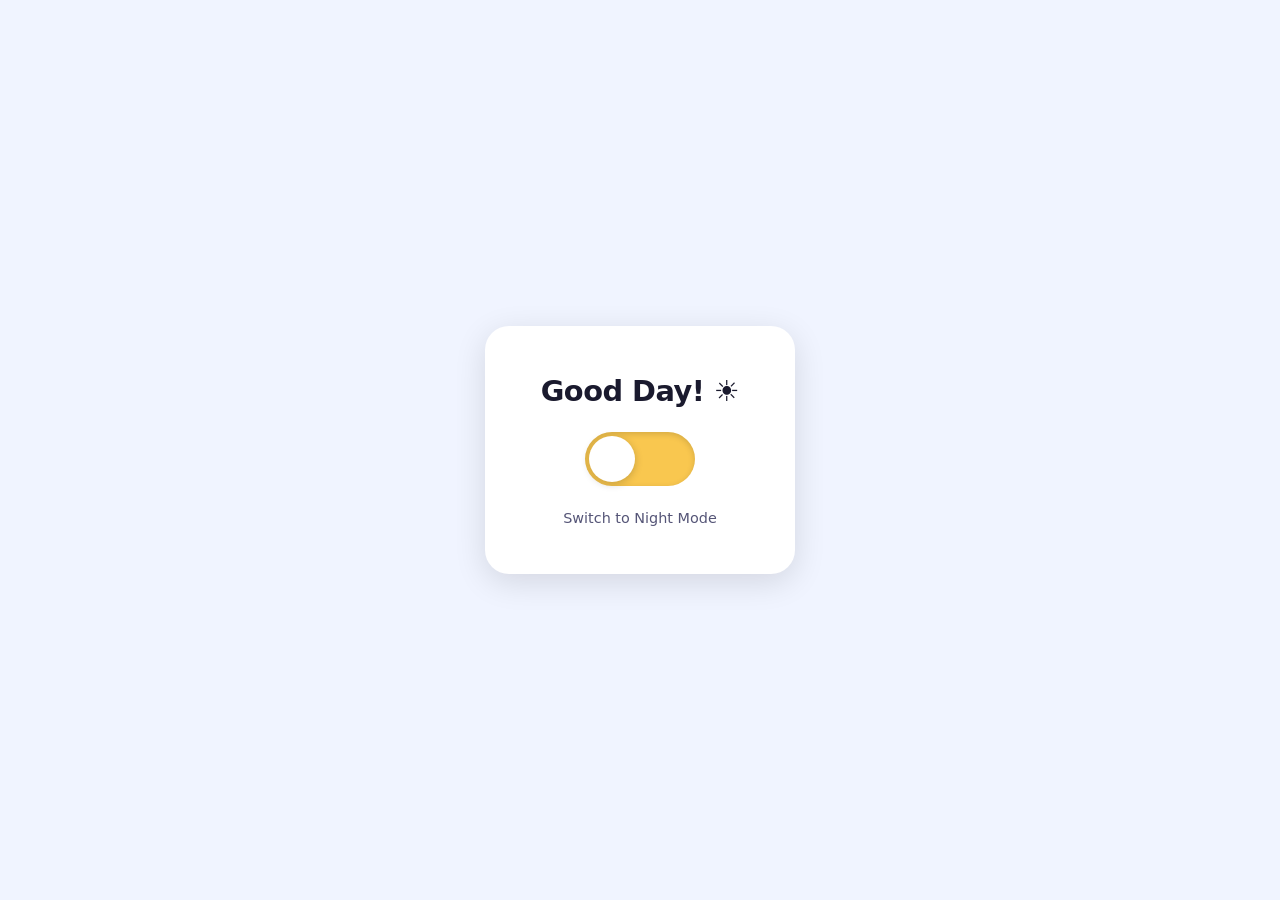
<file: Day and Night Version 1/index.html>
<!DOCTYPE html>
<html lang="en" data-theme="light">
<head>
  <meta charset="UTF-8" />
  <meta name="viewport" content="width=device-width, initial-scale=1.0"/>
  <title>Day / Night Toggle</title>
  <link rel="stylesheet" href="style.css" />
</head>
<body>

  <div class="container">
    <h1 class="greeting">Good Day! ☀️</h1>

    <label class="toggle" aria-label="Toggle day/night mode">
      <input type="checkbox" id="themeToggle" />
      <span class="slider">
        <span class="icon sun">☀️</span>
        <span class="icon moon">🌙</span>
        <span class="thumb"></span>
      </span>
    </label>

    <p class="label-text">Click to switch mode</p>
  </div>

  <script src="script.js"></script>
</body>
</html>
</file>
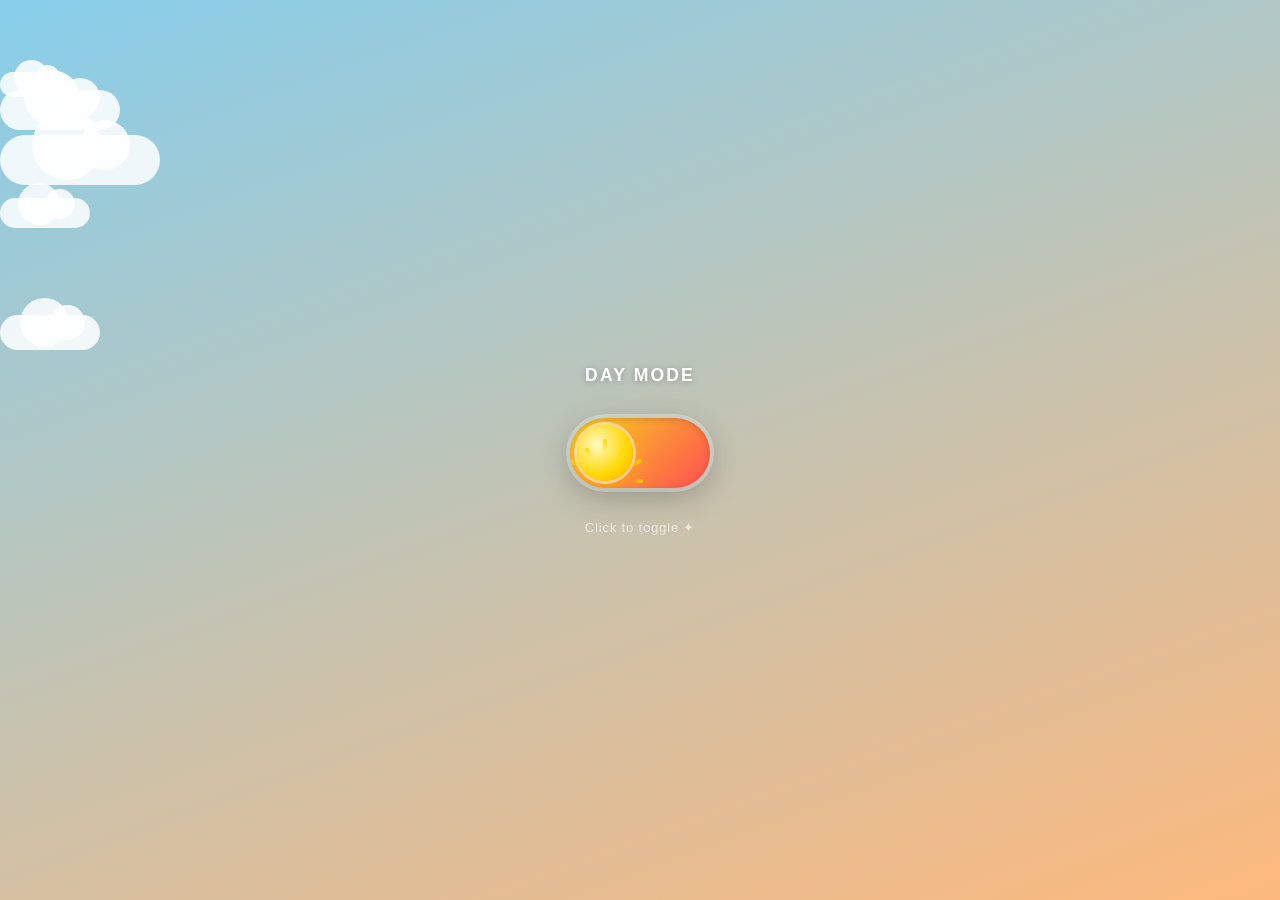
<file: Day and Night Version 2/index.html>
<!DOCTYPE html>
<html lang="en">
<head>
  <meta charset="UTF-8" />
  <meta name="viewport" content="width=device-width, initial-scale=1.0"/>
  <title>Day / Night Toggle</title>
  <link rel="stylesheet" href="style.css" />
</head>
<body>

  <!-- Stars layer -->
  <div class="stars" id="stars"></div>

  <!-- Clouds layer -->
  <div class="clouds" id="clouds"></div>

  <p class="label" id="label">Day Mode</p>

  <div class="toggle-wrap" id="toggle" role="switch" aria-checked="false" tabindex="0" aria-label="Toggle day/night mode">
    <div class="track">
      <div class="thumb">
        <!-- Sun rays -->
        <div class="rays" id="rays"></div>
        <!-- Moon craters -->
        <div class="craters" id="craters"></div>
        <!-- Moon shadow for crescent -->
        <div class="moon-shadow"></div>
      </div>
    </div>
  </div>

  <p class="hint">Click to toggle ✦</p>

  <script src="script.js"></script>
</body>
</html>
</file>
<file: Day and Night Version 1/style.css>
/* ── CSS Custom Properties ── */
:root {
  --bg:          #f0f4ff;
  --surface:     #ffffff;
  --text:        #1a1a2e;
  --subtext:     #555577;
  --track-day:   #f9c74f;
  --track-night: #1e1b4b;
  --thumb-day:   #ffffff;
  --thumb-night: #c7d2fe;
  --shadow:      rgba(0, 0, 0, 0.12);
  --transition:  0.45s cubic-bezier(0.4, 0, 0.2, 1);
}

[data-theme="dark"] {
  --bg:      #0f0e17;
  --surface: #1a1a2e;
  --text:    #e8e8f0;
  --subtext: #9999bb;
  --shadow:  rgba(0, 0, 0, 0.5);
}

/* ── Reset & Base ── */
*, *::before, *::after {
  box-sizing: border-box;
  margin: 0;
  padding: 0;
}

body {
  min-height: 100vh;
  display: flex;
  align-items: center;
  justify-content: center;
  background-color: var(--bg);
  color: var(--text);
  font-family: 'Segoe UI', system-ui, sans-serif;
  transition: background-color var(--transition), color var(--transition);
}

/* ── Card Container ── */
.container {
  display: flex;
  flex-direction: column;
  align-items: center;
  gap: 24px;
  padding: 48px 56px;
  background: var(--surface);
  border-radius: 24px;
  box-shadow: 0 8px 32px var(--shadow);
  transition: background var(--transition), box-shadow var(--transition);
}

/* ── Greeting Heading ── */
.greeting {
  font-size: 1.8rem;
  font-weight: 700;
  letter-spacing: -0.5px;
  transition: color var(--transition);
}

/* ── Toggle Track ── */
.toggle {
  position: relative;
  cursor: pointer;
  user-select: none;
}

.toggle input {
  position: absolute;
  opacity: 0;
  width: 0;
  height: 0;
}

.slider {
  display: flex;
  align-items: center;
  width: 110px;
  height: 54px;
  border-radius: 999px;
  background: var(--track-day);
  padding: 4px;
  position: relative;
  transition: background var(--transition);
  box-shadow: inset 0 2px 6px rgba(0,0,0,0.15);
}

/* Night track colour when checked */
.toggle input:checked ~ .slider {
  background: var(--track-night);
}

/* ── Icons ── */
.icon {
  position: absolute;
  font-size: 1.2rem;
  line-height: 1;
  transition: opacity var(--transition), transform var(--transition);
}

.sun  { left: 10px;  opacity: 1; transform: scale(1); }
.moon { right: 10px; opacity: 0; transform: scale(0.6); }

.toggle input:checked ~ .slider .sun  { opacity: 0; transform: scale(0.6); }
.toggle input:checked ~ .slider .moon { opacity: 1; transform: scale(1); }

/* ── Thumb ── */
.thumb {
  position: absolute;
  left: 4px;
  width: 46px;
  height: 46px;
  border-radius: 50%;
  background: var(--thumb-day);
  box-shadow: 0 2px 8px rgba(0,0,0,0.2);
  transition: transform var(--transition), background var(--transition);
}

.toggle input:checked ~ .slider .thumb {
  transform: translateX(56px);
  background: var(--thumb-night);
}

/* ── Focus ring for accessibility ── */
.toggle input:focus-visible ~ .slider {
  outline: 3px solid #6366f1;
  outline-offset: 3px;
}

/* ── Sub-label ── */
.label-text {
  font-size: 0.9rem;
  color: var(--subtext);
  transition: color var(--transition);
}
</file>
<file: Day and Night Version 2/style.css>
*, *::before, *::after {
  box-sizing: border-box;
  margin: 0;
  padding: 0;
}

:root {
  --day-bg-top:    #87CEEB;
  --day-bg-bottom: #FDB97D;
  --night-bg-top:    #0f0c29;
  --night-bg-bottom: #302b63;
  --transition: 0.8s cubic-bezier(0.4, 0, 0.2, 1);
}

body {
  min-height: 100vh;
  display: flex;
  flex-direction: column;
  align-items: center;
  justify-content: center;
  font-family: 'Segoe UI', sans-serif;
  background: linear-gradient(160deg, var(--day-bg-top), var(--day-bg-bottom));
  transition: background var(--transition);
  overflow: hidden;
  position: relative;
}

body.night {
  background: linear-gradient(160deg, var(--night-bg-top), var(--night-bg-bottom));
}

/* ── Stars ── */
.stars {
  position: fixed;
  inset: 0;
  pointer-events: none;
  opacity: 0;
  transition: opacity var(--transition);
}
body.night .stars { opacity: 1; }

.star {
  position: absolute;
  background: #fff;
  border-radius: 50%;
  animation: twinkle 2s infinite alternate;
}

@keyframes twinkle {
  from { opacity: 0.2; transform: scale(1); }
  to   { opacity: 1;   transform: scale(1.4); }
}

/* ── Clouds ── */
.clouds {
  position: fixed;
  inset: 0;
  pointer-events: none;
  opacity: 1;
  transition: opacity var(--transition);
}
body.night .clouds { opacity: 0; }

.cloud {
  position: absolute;
  background: rgba(255,255,255,0.85);
  border-radius: 50px;
  animation: drift linear infinite;
}
.cloud::before,
.cloud::after {
  content: '';
  position: absolute;
  background: inherit;
  border-radius: 50%;
}

@keyframes drift {
  from { transform: translateX(-200px); }
  to   { transform: translateX(110vw);  }
}

/* ── Label ── */
.label {
  font-size: 1.1rem;
  font-weight: 600;
  letter-spacing: 0.12em;
  text-transform: uppercase;
  color: #fff;
  text-shadow: 0 1px 6px rgba(0,0,0,0.25);
  margin-bottom: 2rem;
  transition: color var(--transition);
  user-select: none;
}

/* ── Toggle Track ── */
.toggle-wrap {
  position: relative;
  width: 140px;
  height: 70px;
  cursor: pointer;
}

.track {
  width: 100%;
  height: 100%;
  border-radius: 35px;
  background: linear-gradient(135deg, #f9d423, #ff4e50);
  box-shadow:
    0 0 0 4px rgba(255,255,255,0.3),
    0 8px 32px rgba(0,0,0,0.25),
    inset 0 2px 6px rgba(0,0,0,0.15);
  transition:
    background var(--transition),
    box-shadow var(--transition);
  position: relative;
  overflow: hidden;
}

body.night .track {
  background: linear-gradient(135deg, #1a1a2e, #16213e);
  box-shadow:
    0 0 0 4px rgba(255,255,255,0.12),
    0 8px 32px rgba(0,0,0,0.5),
    inset 0 2px 6px rgba(0,0,0,0.4);
}

/* inner glow sweep */
.track::after {
  content: '';
  position: absolute;
  inset: 0;
  border-radius: inherit;
  background: linear-gradient(90deg, transparent 30%, rgba(255,255,255,0.18) 50%, transparent 70%);
  transform: translateX(-100%);
  transition: transform 0.6s ease;
}
.toggle-wrap:hover .track::after {
  transform: translateX(100%);
}

/* ── Thumb ── */
.thumb {
  position: absolute;
  top: 7px;
  left: 7px;
  width: 56px;
  height: 56px;
  border-radius: 50%;
  background: radial-gradient(circle at 35% 35%, #fff9c4, #FFD700 60%, #FFA500);
  box-shadow:
    0 0 0 3px rgba(255,255,255,0.5),
    0 4px 16px rgba(255,165,0,0.6),
    0 0 30px rgba(255,200,0,0.4);
  transition:
    transform var(--transition),
    background var(--transition),
    box-shadow var(--transition);
  display: flex;
  align-items: center;
  justify-content: center;
  overflow: visible;
}

body.night .thumb {
  transform: translateX(70px);
  background: radial-gradient(circle at 35% 35%, #e8e8e8, #c0c0c0 60%, #a0a0a0);
  box-shadow:
    0 0 0 3px rgba(255,255,255,0.2),
    0 4px 16px rgba(0,0,0,0.5),
    0 0 20px rgba(200,200,255,0.3);
}

/* ── Sun rays ── */
.rays {
  position: absolute;
  width: 100%;
  height: 100%;
  border-radius: 50%;
  animation: spin 8s linear infinite;
  transition: opacity var(--transition);
}
body.night .rays { opacity: 0; }

@keyframes spin {
  to { transform: rotate(360deg); }
}

.ray {
  position: absolute;
  width: 4px;
  border-radius: 2px;
  background: linear-gradient(to bottom, #FFD700, transparent);
  left: 50%;
  transform-origin: bottom center;
  top: -14px;
  margin-left: -2px;
}

/* ── Moon craters ── */
.craters {
  position: absolute;
  width: 100%;
  height: 100%;
  border-radius: 50%;
  opacity: 0;
  transition: opacity var(--transition);
}
body.night .craters { opacity: 1; }

.crater {
  position: absolute;
  border-radius: 50%;
  background: rgba(0,0,0,0.12);
  border: 1px solid rgba(0,0,0,0.08);
}

/* ── Moon shadow (crescent effect) ── */
.moon-shadow {
  position: absolute;
  width: 44px;
  height: 44px;
  border-radius: 50%;
  background: radial-gradient(circle at 35% 35%, #1a1a2e, #16213e);
  top: -4px;
  left: -8px;
  opacity: 0;
  transition: opacity var(--transition);
  pointer-events: none;
}
body.night .moon-shadow { opacity: 1; }

/* ── Hint text ── */
.hint {
  margin-top: 2rem;
  font-size: 0.82rem;
  color: rgba(255,255,255,0.65);
  letter-spacing: 0.06em;
  transition: color var(--transition);
}
</file>
